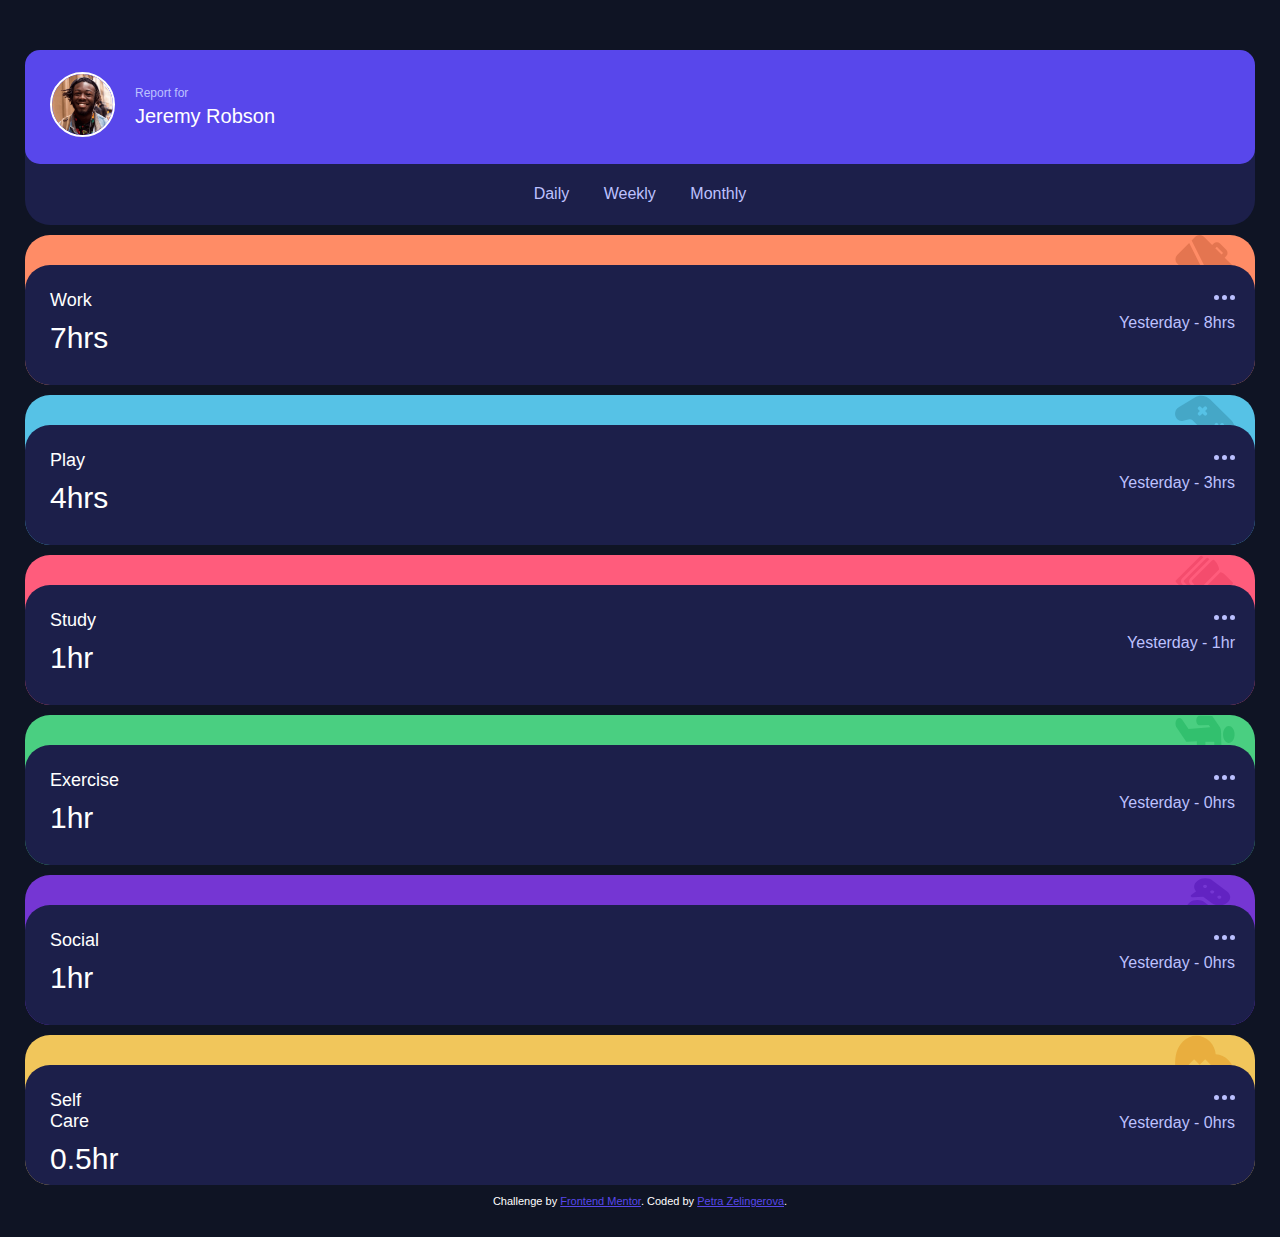
<file: index.html>
<!DOCTYPE html>
<html lang="en">
<head>
  <meta charset="UTF-8">
  <meta name="viewport" content="width=device-width, initial-scale=1.0"> <!-- displays site properly based on user's device -->

  <link rel="icon" type="image/png" sizes="32x32" href="./images/favicon-32x32.png">
  
  <title>Time tracking dashboard</title>
  <link rel="stylesheet" href="style.css">

  <!-- Feel free to remove these styles or customise in your own stylesheet 👍 -->
  <style>
    .attribution { font-size: 11px; text-align: center; }
    .attribution a { color: rgb(88, 71, 235); }
    @import url('https://fonts.googleapis.com/css2?family=Barlow+Semi+Condensed:wght@500;600&family=Inter:wght@700;800&family=Rubik:wght@300;400;500&display=swap');
  </style>
</head>
<body>
  <div id="wrap">
    <header>
      <div id="box-1">
        <div id="subcontainer-1">
          <img src="./images/image-jeremy.png">
        </div>
        <div id="subcontainer-2">
          <div id="subcontainer-2-p">
            <p id="p-1">Report for</p>
            <p id="p-2">Jeremy Robson</p>
          </div>
        </div>
      
      </div>
    <nav>
      <ul>
          <li><a href="index.html">Daily</a></li>
          <li><a href="weekly.html">Weekly</a></li>
          <li><a href="monthly.html">Monthly</a></li>
      </ul>
    </nav>
    </header>
  <main>
    <div id="main-1">
<!--Work Section-->
      <div class="container">
        <div class="top-div">
          <img src="./images/icon-work.svg">
        </div>
        <div class="subcontainer">
          <div class="left-alligned">
            <p class="title">Work</p>
            <p class="hours">7hrs</p>
          </div>
          <div class="right-alligned">
            <img src="./images/icon-ellipsis.svg">
            <p>Yesterday - 8hrs</p>
          </div>
        </div>
      </div>
<!--Play Section-->
      
      <div class="container-1">
        <div class="top-div">
          <img src="./images/icon-play.svg">
        </div>
          <div class="subcontainer">
            <div class="left-alligned">
              <p class="title">Play</p>
              <p class="hours">4hrs</p>
            </div>
          <div class="right-alligned">
            <img src="./images/icon-ellipsis.svg">
            <p>Yesterday - 3hrs</p>
          </div>
          </div>
      </div>
<!--Study Section-->
        
        <div class="container-2">
          <div class="top-div">
            <img src="./images/icon-study.svg">
          </div>
            <div class="subcontainer">
              <div class="left-alligned">
                <p class="title">Study</p>
                <p class="hours">1hr</p>
              </div>
            <div class="right-alligned">
              <img src="./images/icon-ellipsis.svg">
              <p>Yesterday - 1hr</p>
            </div>
            </div>
        </div>
    </div>
    <div id="main-2">
   <!--Exercise Section-->
   
        <div class="container-3">
          <div class="top-div">
            <img src="./images/icon-exercise.svg">
          </div>
        <div class="subcontainer">
          <div class="left-alligned">
            <p class="title">Exercise</p>
            <p class="hours">1hr</p>
          </div>
        <div class="right-alligned">
          <img src="./images/icon-ellipsis.svg">
          <p>Yesterday - 0hrs</p>
        </div>
      </div>
      </div>
    
    <!--Social Section-->
    
      <div class="container-4">
        <div class="top-div">
          <img src="./images/icon-social.svg">
        </div>
        <div class="subcontainer">
        <div class="left-alligned">
          <p class="title">Social</p>
          <p class="hours">1hr</p>
        </div>
        <div class="right-alligned">
          <img src="./images/icon-ellipsis.svg">
          <p>Yesterday - 0hrs</p>
          </div>
        </div>
      </div>

      <!--Self Care Section-->
      
        <div class="container-5">
          <div class="top-div">
            <img src="./images/icon-self-care.svg">
          </div>
          <div class="subcontainer">
          <div class="left-alligned">
            <p class="title">Self Care</p>
            <p class="hours">0.5hr</p>
          </div>
          <div class="right-alligned">
            <img src="./images/icon-ellipsis.svg">
            <p>Yesterday - 0hrs</p>
            </div>
          </div>
        </div>
    </div>
  </main>
  </div>

  <div class="attribution">
    Challenge by <a href="https://www.frontendmentor.io?ref=challenge" target="_blank">Frontend Mentor</a>. 
    Coded by <a href="https://github.com/petrazeli">Petra Zelingerova</a>.
  </div>
</body>
</html>
</file>
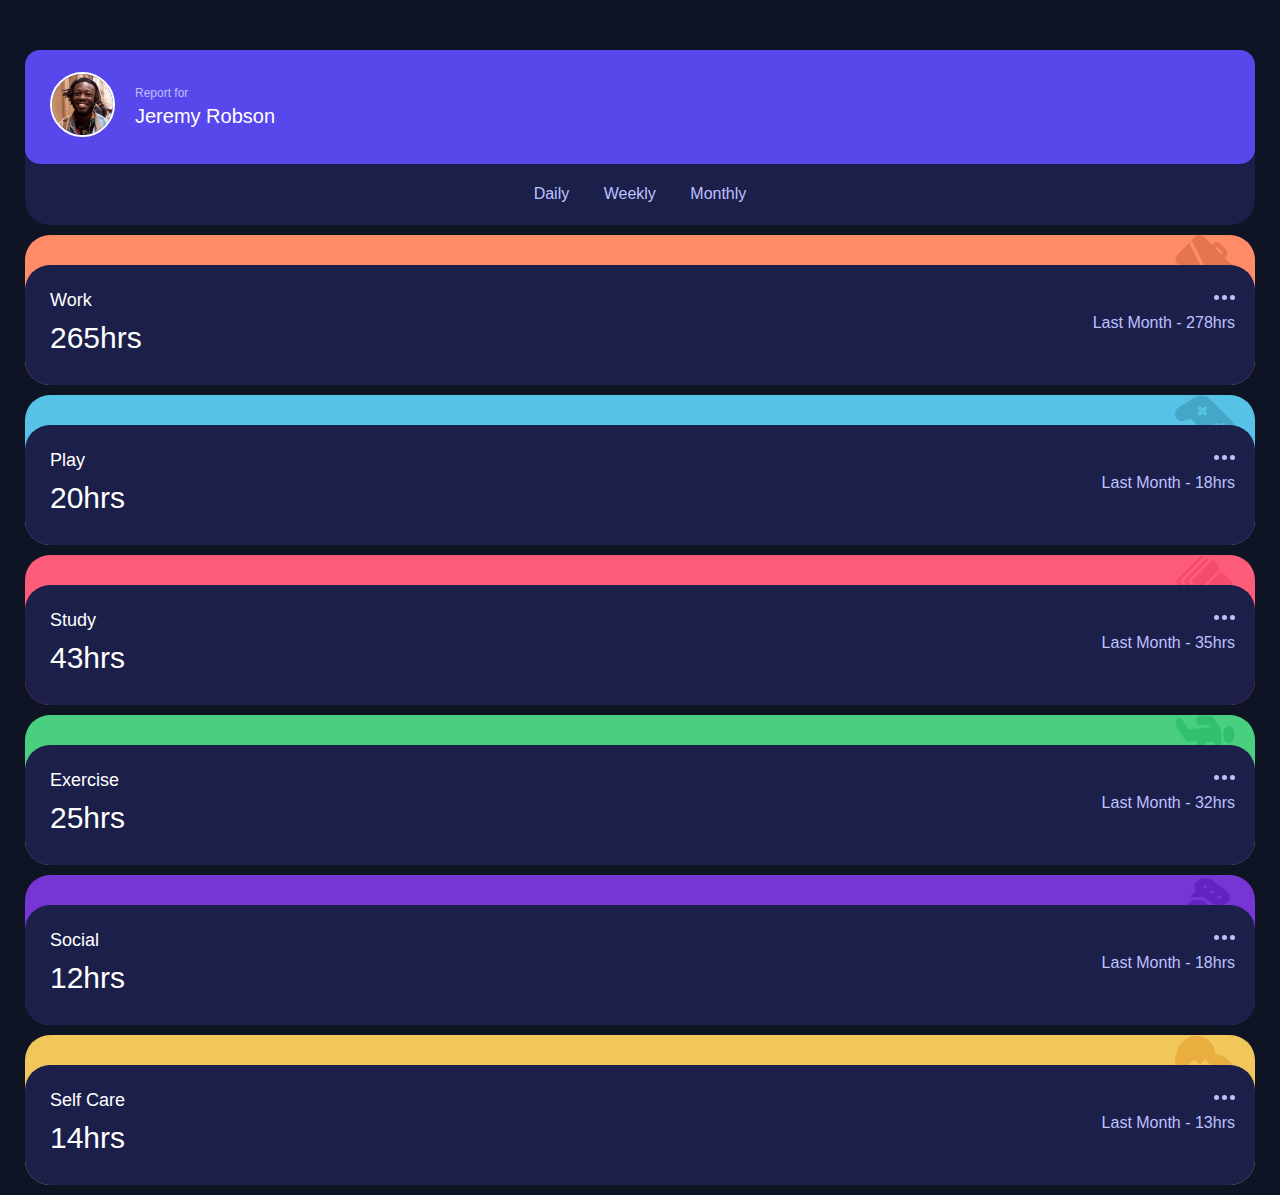
<file: monthly.html>
<!DOCTYPE html>
<html lang="en">
<head>
  <meta charset="UTF-8">
  <meta name="viewport" content="width=device-width, initial-scale=1.0"> <!-- displays site properly based on user's device -->

  <link rel="icon" type="image/png" sizes="32x32" href="./images/favicon-32x32.png">
  
  <title>Time tracking dashboard</title>
  <link rel="stylesheet" href="style.css">

  <!-- Feel free to remove these styles or customise in your own stylesheet 👍 -->
  <style>
    .attribution { font-size: 11px; text-align: center; }
    .attribution a { color: rgb(88, 71, 235); }
    @import url('https://fonts.googleapis.com/css2?family=Barlow+Semi+Condensed:wght@500;600&family=Inter:wght@700;800&family=Rubik:wght@300;400;500&display=swap');
  </style>
</head>
<body>
  <div id="wrap">
  <header>
    <div id="box-1">
      <div id="subcontainer-1">
        <img src="./images/image-jeremy.png">
      </div>
      <div id="subcontainer-2">
        <div id="subcontainer-2-p">
          <p id="p-1">Report for</p>
          <p id="p-2">Jeremy Robson</p>
        </div>
      </div>
      
    </div>
    <nav>
      <ul>
          <li><a href="index.html">Daily</a></li>
          <li><a href="weekly.html">Weekly</a></li>
          <li><a href="monthly.html">Monthly</a></li>
      </ul>
    </nav>
  </header>
  <main>
    <div id="main-1">
    <!--Work Section-->
    
    
      <div class="container">
        <div class="top-div">
        <img src="./images/icon-work.svg">
        </div>
        <div class="subcontainer">
        <div class="left-alligned">
          <p class="title">Work</p>
          <p class="hours">265hrs</p>
        </div>
        <div class="right-alligned">
          <img src="./images/icon-ellipsis.svg">
          <p>Last Month - 278hrs</p>
          </div>
        </div>
      </div>
      <!--Play Section-->
      
        <div class="container-1">
          <div class="top-div">
          <img src="./images/icon-play.svg">
          </div>
          <div class="subcontainer">
          <div class="left-alligned">
            <p class="title">Play</p>
            <p class="hours">20hrs</p>
          </div>
          <div class="right-alligned">
            <img src="./images/icon-ellipsis.svg">
            <p>Last Month - 18hrs</p>
            </div>
          </div>
        </div>
<!--Study Section-->
        
          <div class="container-2">
            <div class="top-div">
            <img src="./images/icon-study.svg">
            </div>
            <div class="subcontainer">
            <div class="left-alligned">
              <p class="title">Study</p>
              <p class="hours">43hrs</p>
            </div>
            <div class="right-alligned">
              <img src="./images/icon-ellipsis.svg">
              <p>Last Month - 35hrs</p>
              </div>
            </div>
          </div>
    </div>
    <div id="main-2">
<!--Exercise Section-->
   
<div class="container-3">
  <div class="top-div">
    <img src="./images/icon-exercise.svg">
  </div>
  <div class="subcontainer">
    <div class="left-alligned">
      <p class="title">Exercise</p>
      <p class="hours">25hrs</p>
  </div>
  <div class="right-alligned">
    <img src="./images/icon-ellipsis.svg">
    <p>Last Month - 32hrs</p>
  </div>
  </div>
</div>
    
<!--Social Section-->
    
<div class="container-4">
  <div class="top-div">
    <img src="./images/icon-social.svg">
  </div>
  <div class="subcontainer">
    <div class="left-alligned">
      <p class="title">Social</p>
      <p class="hours">12hrs</p>
    </div>
  <div class="right-alligned">
    <img src="./images/icon-ellipsis.svg">
    <p>Last Month - 18hrs</p>
  </div>
  </div>
</div>

<!--Self Care Section-->
      
<div class="container-5">
  <div class="top-div">
    <img src="./images/icon-self-care.svg">
  </div>
  <div class="subcontainer">
    <div class="left-alligned">
      <p class="title">Self Care</p>
      <p class="hours">14hrs</p>
    </div>
    <div class="right-alligned">
      <img src="./images/icon-ellipsis.svg">
      <p>Last Month - 13hrs</p>
    </div>
  </div>
</div>

</div>
</main>
</div>

</body>
</html>
</file>
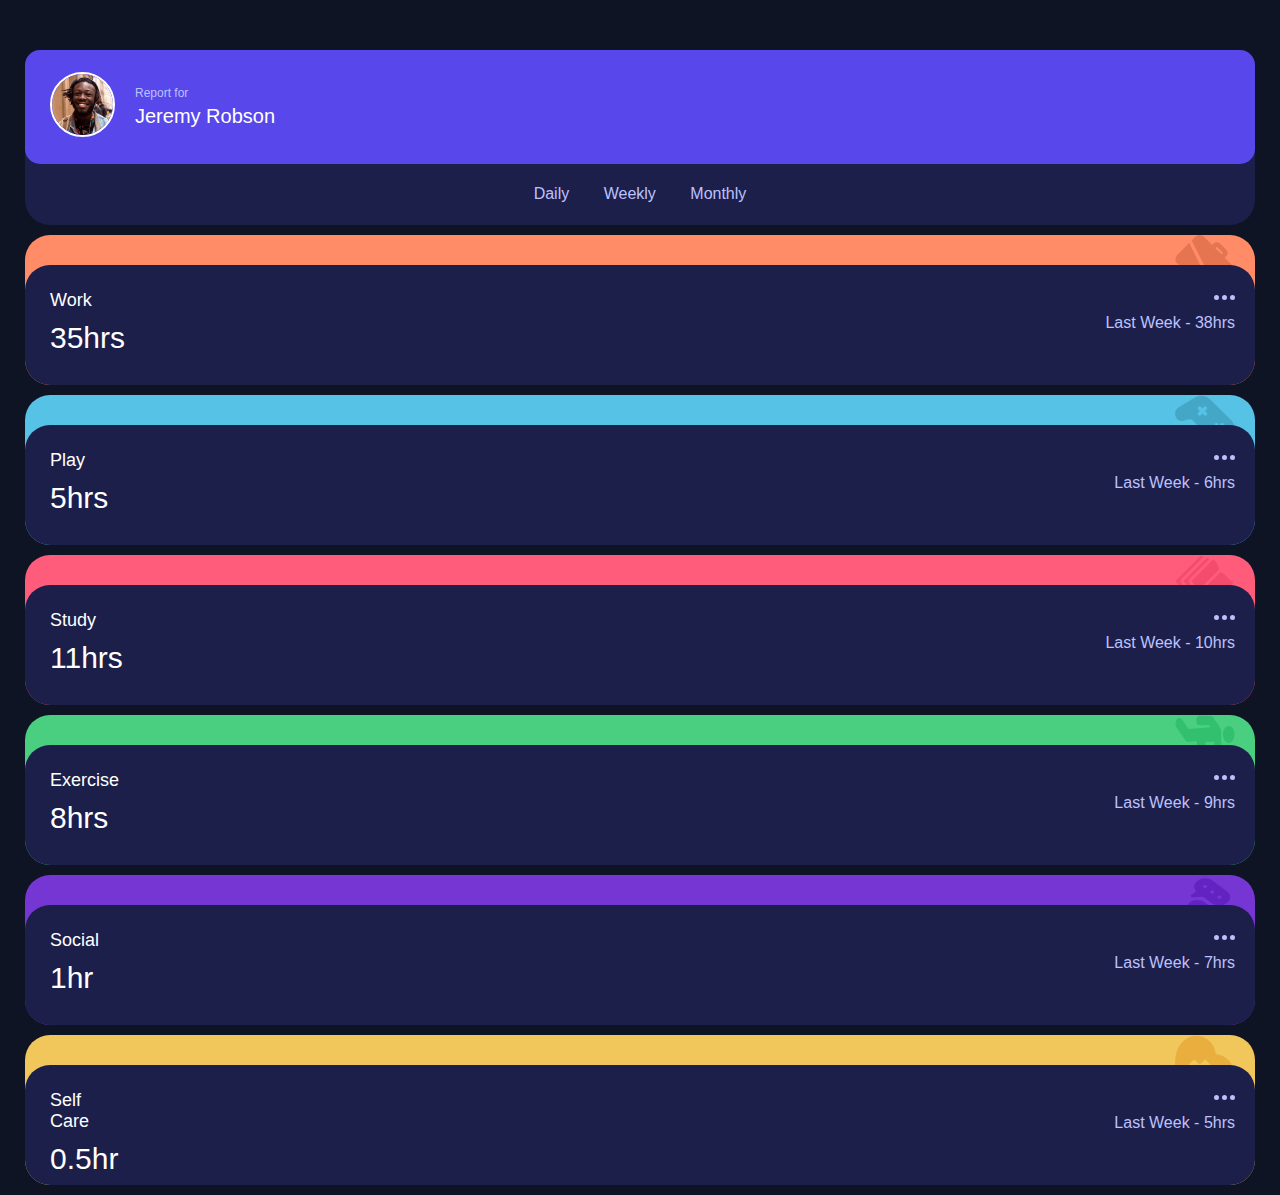
<file: weekly.html>
<!DOCTYPE html>
<html lang="en">
<head>
  <meta charset="UTF-8">
  <meta name="viewport" content="width=device-width, initial-scale=1.0"> <!-- displays site properly based on user's device -->

  <link rel="icon" type="image/png" sizes="32x32" href="./images/favicon-32x32.png">
  
  <title>Time tracking dashboard</title>
  <link rel="stylesheet" href="style.css">

  <!-- Feel free to remove these styles or customise in your own stylesheet 👍 -->
  <style>
    .attribution { font-size: 11px; text-align: center; }
    .attribution a { color: rgb(88, 71, 235); }
    @import url('https://fonts.googleapis.com/css2?family=Barlow+Semi+Condensed:wght@500;600&family=Inter:wght@700;800&family=Rubik:wght@300;400;500&display=swap');
  </style>
</head>
<body>
  <div id="wrap">
  <header>
    <div id="box-1">
      <div id="subcontainer-1">
        <img src="./images/image-jeremy.png">
      </div>
      <div id="subcontainer-2">
        <div id="subcontainer-2-p">
          <p id="p-1">Report for</p>
          <p id="p-2">Jeremy Robson</p>
        </div>
      </div>
      
    </div>
    <nav>
      <ul>
          <li><a href="index.html">Daily</a></li>
          <li><a href="weekly.html">Weekly</a></li>
          <li><a href="monthly.html">Monthly</a></li>
      </ul>
    </nav>
  </header>
  <main>
    <div id="main-1">
    <!--Work Section-->
    
    
      <div class="container">
        <div class="top-div">
        <img src="./images/icon-work.svg">
        </div>
        <div class="subcontainer">
        <div class="left-alligned">
          <p class="title">Work</p>
          <p class="hours">35hrs</p>
        </div>
        <div class="right-alligned">
          <img src="./images/icon-ellipsis.svg">
          <p>Last Week - 38hrs</p>
          </div>
        </div>
      </div>
      <!--Play Section-->
      
        <div class="container-1">
          <div class="top-div">
          <img src="./images/icon-play.svg">
          </div>
          <div class="subcontainer">
          <div class="left-alligned">
            <p class="title">Play</p>
            <p class="hours">5hrs</p>
          </div>
          <div class="right-alligned">
            <img src="./images/icon-ellipsis.svg">
            <p>Last Week - 6hrs</p>
            </div>
          </div>
        </div>
<!--Study Section-->
        
          <div class="container-2">
            <div class="top-div">
            <img src="./images/icon-study.svg">
            </div>
            <div class="subcontainer">
            <div class="left-alligned">
              <p class="title">Study</p>
              <p class="hours">11hrs</p>
            </div>
            <div class="right-alligned">
              <img src="./images/icon-ellipsis.svg">
              <p>Last Week - 10hrs</p>
              </div>
            </div>
          </div>
    </div>
    <div id="main-2">
   <!--Exercise Section-->
   
    <div class="container-3">
      <div class="top-div">
      <img src="./images/icon-exercise.svg">
      </div>
      <div class="subcontainer">
      <div class="left-alligned">
        <p class="title">Exercise</p>
        <p class="hours">8hrs</p>
      </div>
      <div class="right-alligned">
        <img src="./images/icon-ellipsis.svg">
        <p>Last Week - 9hrs</p>
        </div>
      </div>
    </div>
    
    <!--Social Section-->
    
      <div class="container-4">
        <div class="top-div">
        <img src="./images/icon-social.svg">
        </div>
        <div class="subcontainer">
        <div class="left-alligned">
          <p class="title">Social</p>
          <p class="hours">1hr</p>
        </div>
        <div class="right-alligned">
          <img src="./images/icon-ellipsis.svg">
          <p>Last Week - 7hrs</p>
          </div>
        </div>
      </div>

      <!--Self Care Section-->
      
        <div class="container-5">
          <div class="top-div">
          <img src="./images/icon-self-care.svg">
          </div>
          <div class="subcontainer">
          <div class="left-alligned">
            <p class="title">Self Care</p>
            <p class="hours">0.5hr</p>
          </div>
          <div class="right-alligned">
            <img src="./images/icon-ellipsis.svg">
            <p>Last Week - 5hrs</p>
            </div>
          </div>
        </div>
    </div>
  </main>
  </div>



  <!--
  <div class="attribution">
    Challenge by <a href="https://www.frontendmentor.io?ref=challenge" target="_blank">Frontend Mentor</a>. 
    Coded by <a href="#">Petra Zelingerova</a>.
  </div>
-->
</body>
</html>
</file>
<file: style.css>
* {
    box-sizing: border-box;
    margin: 0px;
    padding: 0px;
}
body {
    font-family: 'Rubik', sans-serif;
    background-color: rgb(15, 20, 36);
    
}
header {  
    height: 175px;
    margin: 50px 25px 10px 25px;
    background-color: rgb(28, 31, 74);
    border-radius: 25px;
}

#subcontainer-1 img {
    width: 65px;
    height: 65px;
    border-radius: 50%;
    border: 2px solid white;
    margin-left: 25px;
}
#subcontainer-2-p {
    margin-left: 20px;
}
nav {
    height: 35%;
    text-align: center;
    line-height: 60px;
    border-radius: 0px 0px 25px 25px;
}

nav ul li {
    list-style-type: none;
    display: inline;
    margin: 0px 15px 0px 15px;
}
nav ul li a {
    text-decoration: none;
    color: rgb(189, 193, 255);  
}
a:hover{
    color: white;
}
#p-1 {
    font-weight: 300;
    font-size: 12px;
    color: rgb(189, 193, 255);
}
#p-2 {
    font-weight: 300;
    font-size: 20px;
    margin-top: 5px;
    color: white;
}
#box-1 {
    display: flex;
    flex-wrap: wrap;
    border-radius: 15px;
    background-color: rgb(88, 71, 235);
    height: 65%;
    width: 100%;
    align-content: center;
}
#subcontainer-2 {
    display: flex;
    flex-wrap: wrap;
    align-items: center;
    position: relative;
}
.subcontainer {
    display: flex;
    background-color: rgb(28, 31, 74);
    height: 80%;
    border-radius: 25px;
    position: sticky;
}
.left-alligned {
    margin: 25px 0px 0px 25px;
    color: white;  
}
.title {
    font-weight: 500;
    font-size: 18px;
}
.hours {
    font-weight: 300;
    font-size: 30px;
    margin-top: 10px;  
}
.right-alligned {
   text-align: right;
    width: 100%; 
}
.right-alligned img {
    margin: 30px 20px 10px 0px;  
}
.right-alligned p {
    color: rgb(189, 193, 255);
    margin-right: 20px;
}
.top-div {
    text-align: right;
    height: 20%;
}
.top-div img {
    margin: 0px 20px 0px 0px;
    height: 60px;
    width: 60px;
    opacity: 70%;
    overflow: hidden;
}

.container, .container-1, .container-2, .container-3, .container-4, .container-5 {
    height: 150px;
    border-radius: 25px;
    margin: 0px 25px 10px 25px;
}
.container {
    background-color: rgb(255, 140, 102);
}
.container-1 {
    background-color: rgb(86, 194, 230);
}
.container-2 {
    background-color: rgb(255, 92, 124);
}
.container-3 {
    background-color: rgb(74, 207, 129);
}
.container-4 {
    background-color: rgb(117, 54, 211);
}
.container-5 {
    background-color: rgb(241, 198, 91);
}
.attribution {
    color: white;
    margin-bottom: 30px;
    font-size: 18px;
   }


@media (min-width: 1440px) {
    main {
        display: block;
        flex-basis: 75%;
        height: 100%;       
    }
    #wrap {
        display: flex; 
        margin: 200px 100px 200px 100px;
        height: 500px;
    }
    #main-1 {
        display: flex;  
        height: 50%;
    }
    #main-2 {
        display: flex;
        height: 50%; 
    }
    header {
        flex-basis: 25%;
        height: 100%;
        display: block;
        margin: 0px 10px 0px 0px;
    }
    .container, .container-1, .container-2, .container-3, .container-4, .container-5 {
        flex-basis: 33.3%;
        height: 95%;
        margin: 0px 10px 10px 5px;
    }
    .container-3, .container-4, .container-5 {
        margin-top: 15px;
    }
    #box-1 {
        align-content: center;
        display: block;
    }
    #subcontainer-2 {
        margin-left: 30px; 
        margin-top: 30px;
    }
    #subcontainer-1 img {
        margin-top: 50px;
        margin-left: 50px;
        width: 90px;
        height: 90px;   
    }
    nav {
        margin-top: 60px;
    }
    
    #p-2 {
        font-size: 40px;
        display: block;
        width: min-content;
    }
    .hours {
        font-size: 40px;
    } 
    }
</file>
